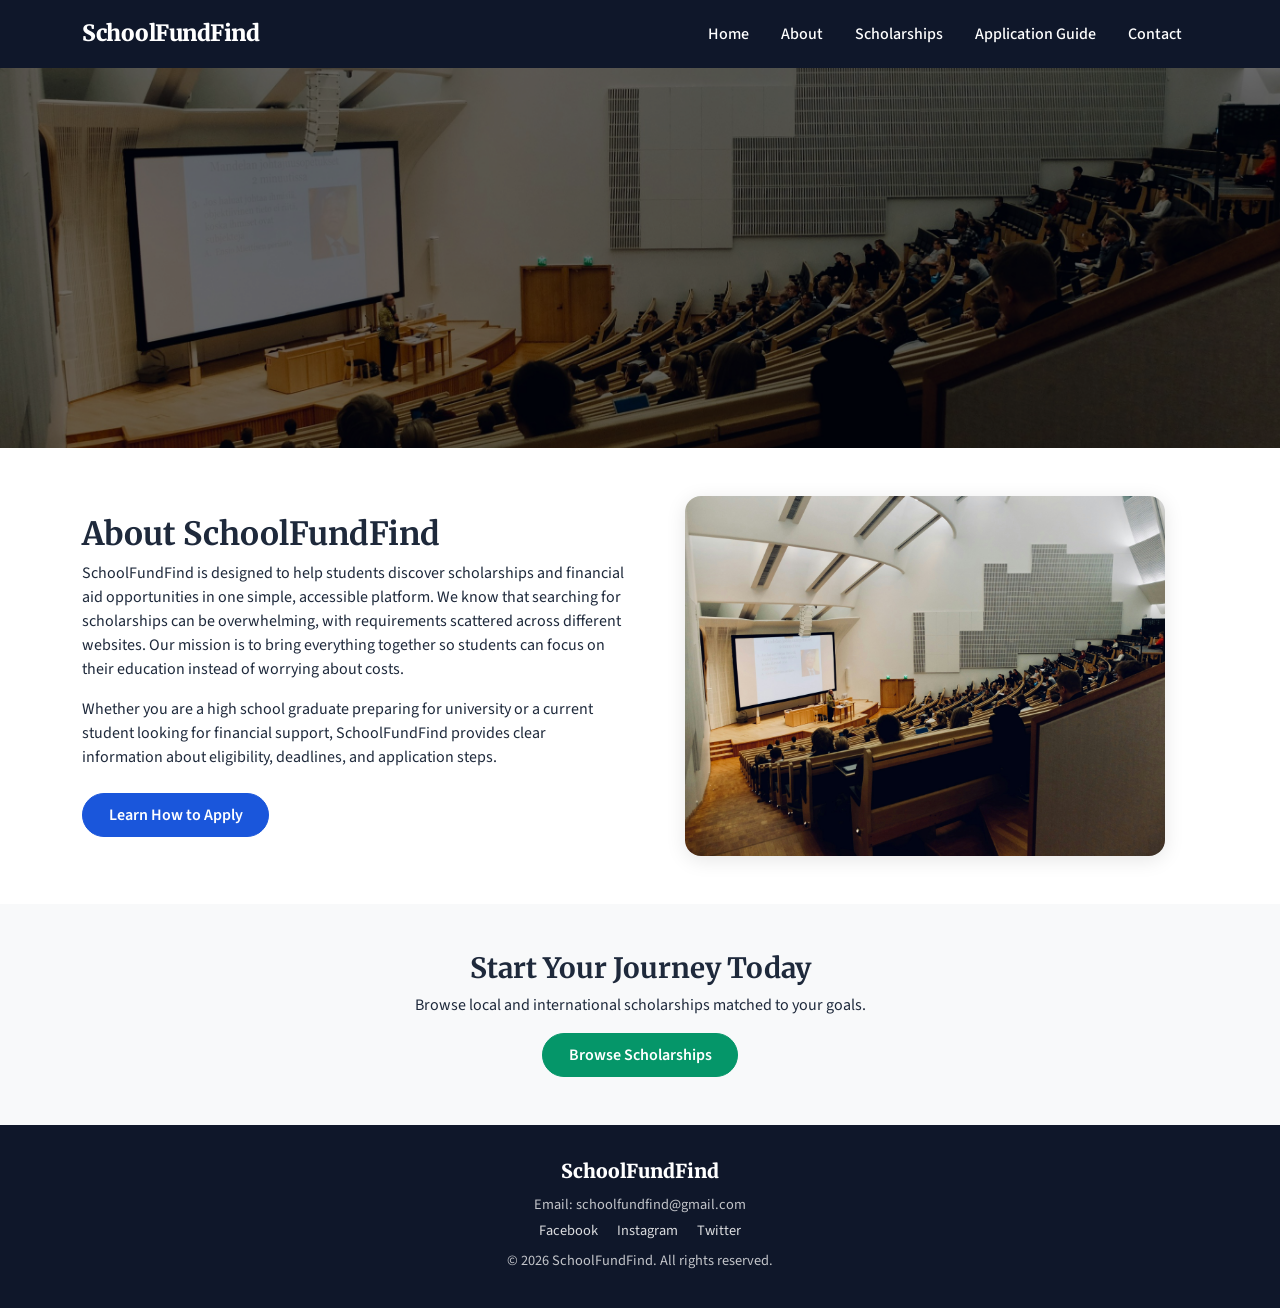
<file: index.html>
<!DOCTYPE html>
<html lang="en">
<head>
  <meta charset="utf-8">
  <meta name="viewport" content="width=device-width, initial-scale=1.0">
  <title>SchoolFundFind — Find Your Scholarship</title>
  <link href="https://cdn.jsdelivr.net/npm/bootstrap@5.0.2/dist/css/bootstrap.min.css" rel="stylesheet">
  <link rel="stylesheet" href="style.css">
</head>
<body>

  <Navbar>
  <nav class="navbar navbar-dark">
    <div class="container">
      <span class="navbar-brand">SchoolFundFind</span>
      <ul class="nav ms-auto">
        <li class="nav-item"><a class="nav-link text-white" href="index.html">Home</a></li>
        <li class="nav-item"><a class="nav-link text-white" href="about.html">About</a></li>
        <li class="nav-item"><a class="nav-link text-white" href="scholarships.html">Scholarships</a></li>
        <li class="nav-item"><a class="nav-link text-white" href="guide.html">Application Guide</a></li>
        <li class="nav-item"><a class="nav-link text-white" href="contact.html">Contact</a></li>
      </ul>
    </div>
  </nav>

  
  <section class="banner-section banner-home">
    <div class="banner-content">
      <h1>Unlock Fully Funded Scholarships</h1>
      <p>Find opportunities, check requirements, and apply easily — all in one place.</p>
      <a href="scholarships.html" class="btn btn-light" onclick="showMessage(event)">Get Started</a>
    </div>
  </section>

  <section class="p-5 section-alt">
    <div class="container">
      <div class="row align-items-center g-4">
        <div class="col-md-6">
          <h2>About SchoolFundFind</h2>
          <p>
            SchoolFundFind is designed to help students discover scholarships and financial aid
            opportunities in one simple, accessible platform. We know that searching for scholarships
            can be overwhelming, with requirements scattered across different websites. Our mission is
            to bring everything together so students can focus on their education instead of worrying
            about costs.
          </p>
          <p>
            Whether you are a high school graduate preparing for university or a current student
            looking for financial support, SchoolFundFind provides clear information about eligibility,
            deadlines, and application steps.
          </p>
          <a href="guide.html" class="btn btn-primary mt-2">Learn How to Apply</a>
        </div>
        <div class="col-md-6 text-center">
          <img src="images/students.jpg" class="about-img" style="max-width:480px;" alt="Students studying">
        </div>
      </div>
    </div>
  </section>

  <section class="p-5 bg-light text-center">
    <div class="container">
      <h3>Start Your Journey Today</h3>
      <p class="mb-3">Browse local and international scholarships matched to your goals.</p>
      <a href="scholarships.html" class="btn btn-success">Browse Scholarships</a>
    </div>
  </section>
    
  <footer class="text-center">
    <div class="container">
      <span class="footer-brand">SchoolFundFind</span>
      <p>Email: schoolfundfind@gmail.com</p>
      <p>
        <a href="https://facebook.com" target="_blank" class="me-3">Facebook</a>
        <a href="https://instagram.com" target="_blank" class="me-3">Instagram</a>
        <a href="https://twitter.com" target="_blank">Twitter</a>
      </p>
      <p class="mt-2">&copy; 2026 SchoolFundFind. All rights reserved.</p>
    </div>
  </footer>

  <script src="script.js"></script>
</body>
</html>
</file>
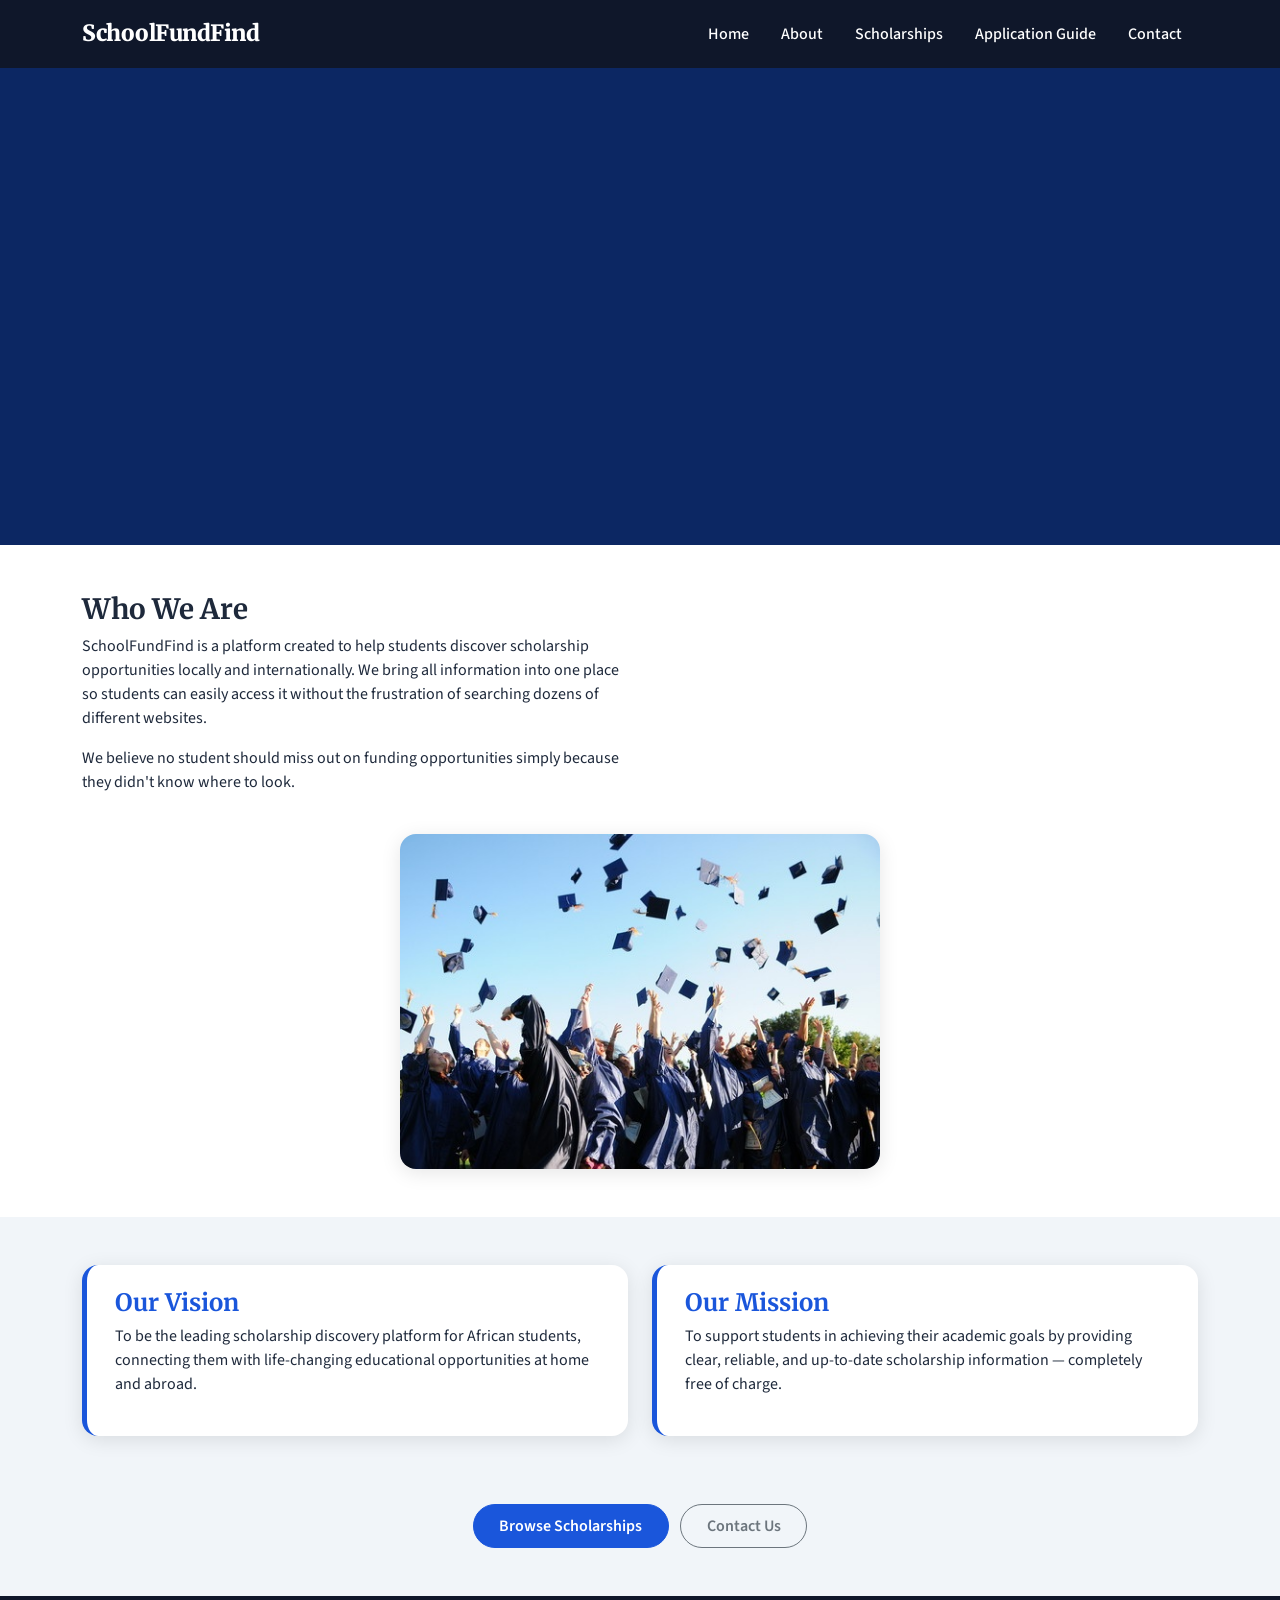
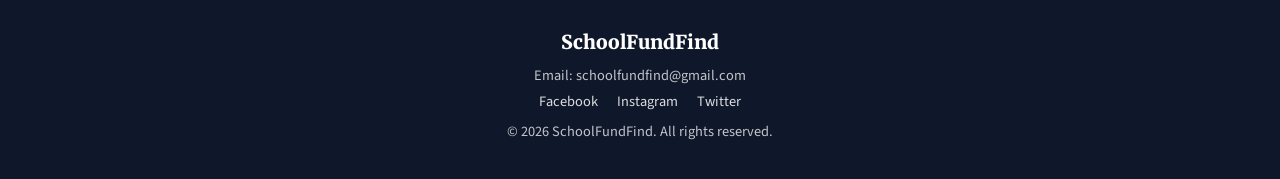
<file: about.html>
<!DOCTYPE html>
<html lang="en">
<head>
  <meta charset="utf-8">
  <meta name="viewport" content="width=device-width, initial-scale=1.0">
  <title>About Us — SchoolFundFind</title>
  <link href="https://cdn.jsdelivr.net/npm/bootstrap@5.0.2/dist/css/bootstrap.min.css" rel="stylesheet">
  <link rel="stylesheet" href="style.css">
</head>
<body>

  <nav class="navbar navbar-dark">
    <div class="container">
      <span class="navbar-brand">SchoolFundFind</span>
      <ul class="nav ms-auto">
        <li class="nav-item"><a class="nav-link text-white" href="index.html">Home</a></li>
        <li class="nav-item"><a class="nav-link text-white" href="about.html">About</a></li>
        <li class="nav-item"><a class="nav-link text-white" href="scholarships.html">Scholarships</a></li>
        <li class="nav-item"><a class="nav-link text-white" href="guide.html">Application Guide</a></li>
        <li class="nav-item"><a class="nav-link text-white" href="contact.html">Contact</a></li>
      </ul>
    </div>
  </nav>
  
  <section class="banner-section">
        <img class="banner-bg" src="images/graduation.jpg" alt="">
    <div class="banner-content">
      <h1>About SchoolFundFind</h1>
      <p>Helping students find scholarships easily.</p>
    </div>
  </section>
    
  <section class="p-5 section-alt">
    <div class="container">
      <div class="row align-items-center g-4">
        <div class="col-md-6 order-1">
          <h3>Who We Are</h3>
          <p>
            SchoolFundFind is a platform created to help students discover scholarship
            opportunities locally and internationally. We bring all information into one place
            so students can easily access it without the frustration of searching dozens of
            different websites.
          </p>
          <p>
            We believe no student should miss out on funding opportunities simply because they
            didn't know where to look.
          </p>
        </div>
        <div class="col-md-12 col-md-6 order-2 text-center">
          <img src="images/graduation.jpg" class="about-img" style="max-width:480px;" alt="Graduating students">
        </div>
      </div>
    </div>
  </section>
    
  <section class="p-5">
    <div class="container">
      <div class="row g-4">
        <div class="col-md-6">
          <div class="step-card">
            <h4>Our Vision</h4>
            <p>
              To be the leading scholarship discovery platform for African students, connecting
              them with life-changing educational opportunities at home and abroad.
            </p>
          </div>
        </div>
        <div class="col-md-6">
          <div class="step-card">
            <h4>Our Mission</h4>
            <p>
              To support students in achieving their academic goals by providing clear, reliable,
              and up-to-date scholarship information — completely free of charge.
            </p>
          </div>
        </div>
      </div>
      <div class="text-center mt-5">
        <a href="scholarships.html" class="btn btn-primary me-2">Browse Scholarships</a>
        <a href="contact.html" class="btn btn-outline-secondary">Contact Us</a>
      </div>
    </div>
  </section>
    
  <footer class="text-center">
    <div class="container">
      <span class="footer-brand">SchoolFundFind</span>
      <p>Email: schoolfundfind@gmail.com</p>
      <p>
        <a href="https://facebook.com" target="_blank" class="me-3">Facebook</a>
        <a href="https://instagram.com" target="_blank" class="me-3">Instagram</a>
        <a href="https://twitter.com" target="_blank">Twitter</a>
      </p>
      <p class="mt-2">&copy; 2026 SchoolFundFind. All rights reserved.</p>
    </div>
    
  </footer>

  <script src="https://cdn.jsdelivr.net/npm/bootstrap@5.0.2/dist/js/bootstrap.bundle.min.js"></script>
  <script src="script.js"></script>
</body>
</html>
</file>
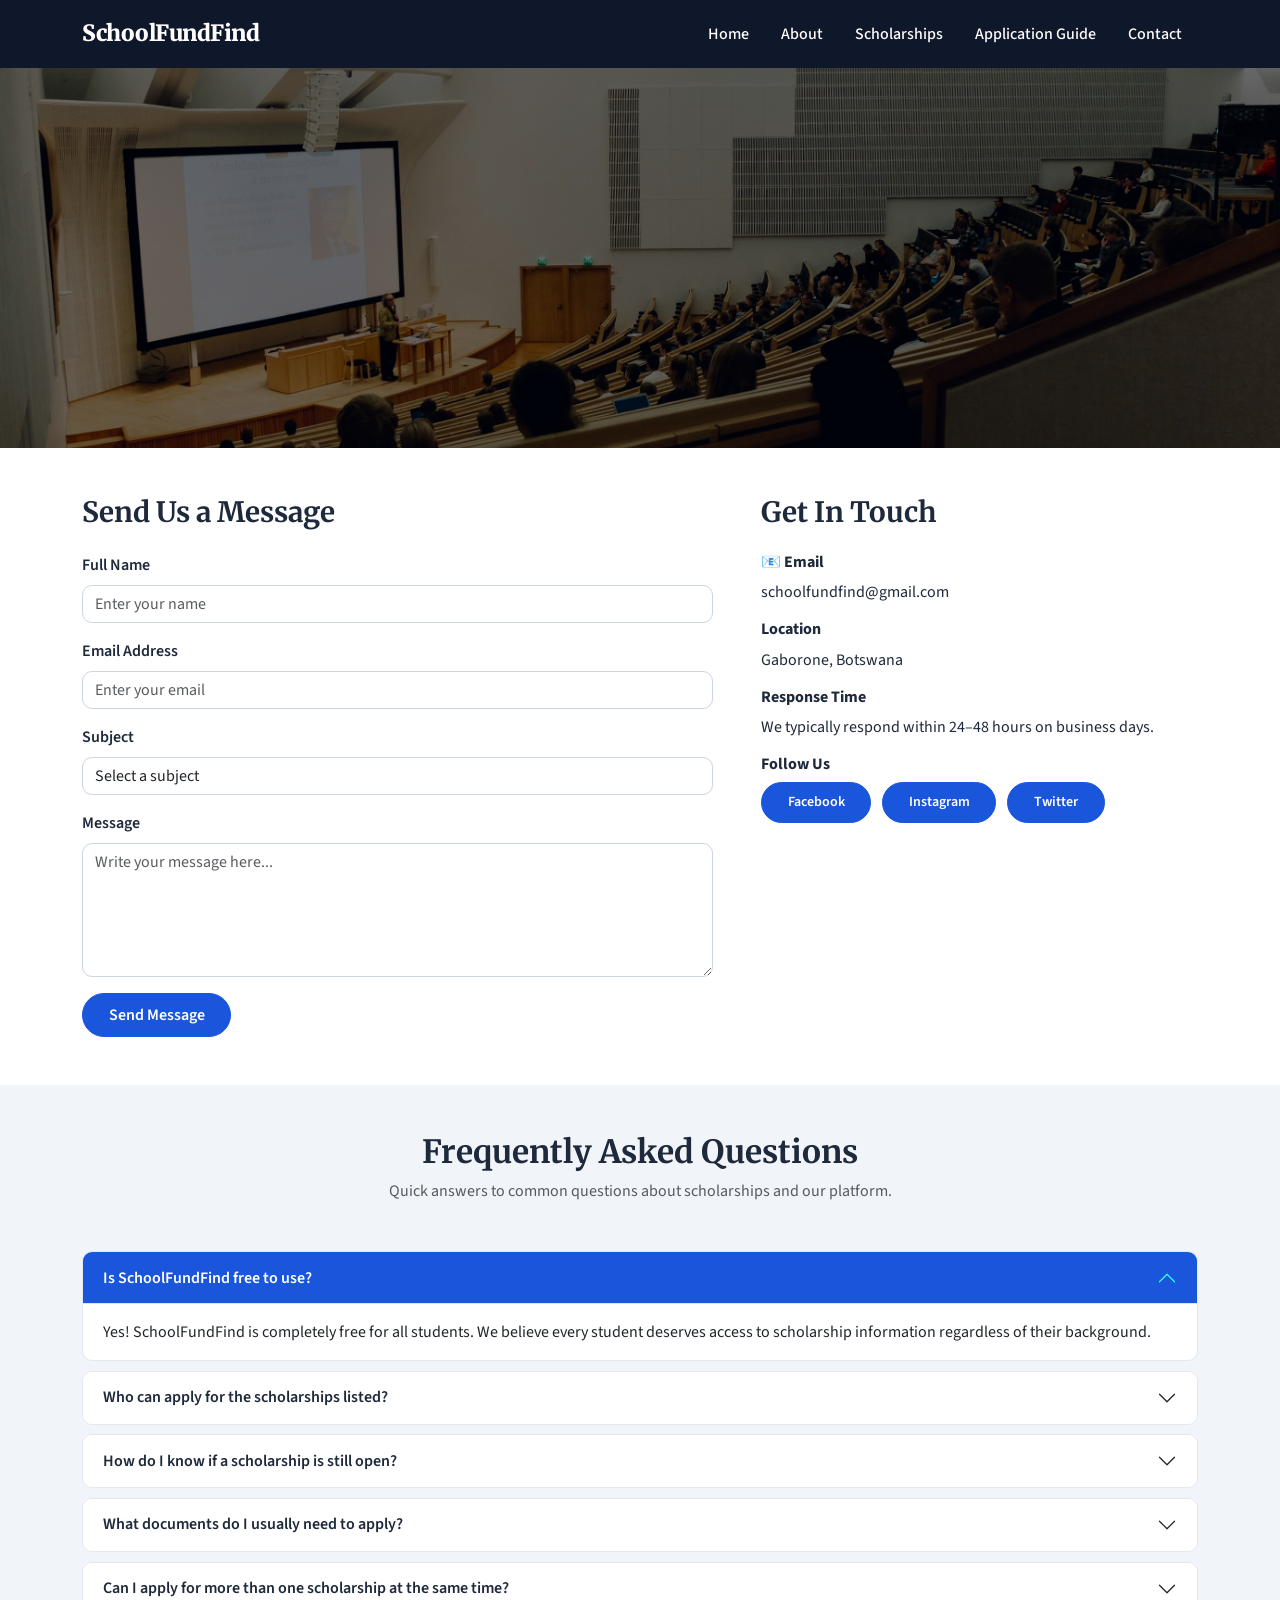
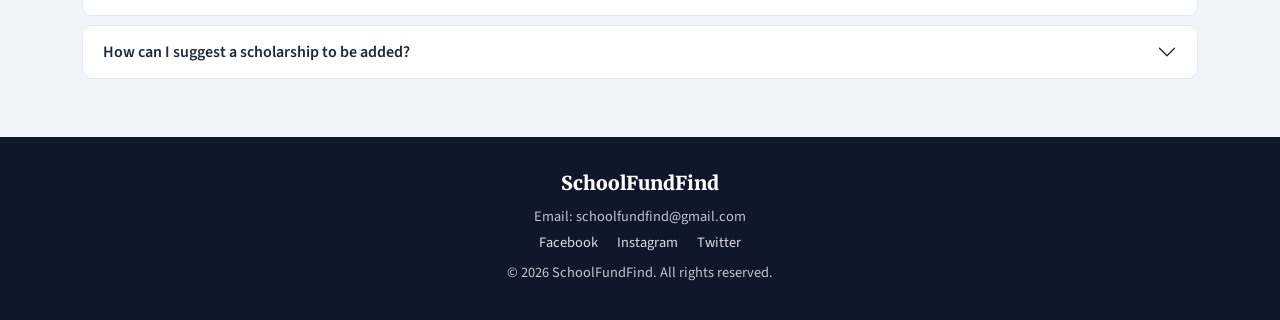
<file: contact.html>
<!DOCTYPE html>
<html lang="en">
<head>
  <meta charset="utf-8">
  <meta name="viewport" content="width=device-width, initial-scale=1.0">
  <title>Contact — SchoolFundFind</title>
  <link href="https://cdn.jsdelivr.net/npm/bootstrap@5.0.2/dist/css/bootstrap.min.css" rel="stylesheet">
  <link rel="stylesheet" href="style.css">
</head>
<body>

  <nav class="navbar navbar-dark">
    <div class="container">
      <span class="navbar-brand">SchoolFundFind</span>
      <ul class="nav ms-auto">
        <li class="nav-item"><a class="nav-link text-white" href="index.html">Home</a></li>
        <li class="nav-item"><a class="nav-link text-white" href="about.html">About</a></li>
        <li class="nav-item"><a class="nav-link text-white" href="scholarships.html">Scholarships</a></li>
        <li class="nav-item"><a class="nav-link text-white" href="guide.html">Application Guide</a></li>
        <li class="nav-item"><a class="nav-link text-white" href="contact.html">Contact</a></li>
      </ul>
    </div>
  </nav>


  <section class="banner-section banner-contact">
    <div class="banner-content">
      <h1>Contact Us</h1>
      <p>We're here to help — get in touch anytime.</p>
    </div>
  </section>

  <section class="p-5 section-alt">
    <div class="container">
      <div class="row g-5">

        <div class="col-md-7">
          <h3 class="mb-4">Send Us a Message</h3>
          <form id="contactForm" onsubmit="sendMessage(event)">

            <div class="mb-3">
              <label class="form-label fw-semibold">Full Name</label>
              <input id="contactName" type="text" class="form-control" placeholder="Enter your name" required>
            </div>

            <div class="mb-3">
              <label class="form-label fw-semibold">Email Address</label>
              <input id="contactEmail" type="email" class="form-control" placeholder="Enter your email" required>
            </div>

            <div class="mb-3">
              <label class="form-label fw-semibold">Subject</label>
              <select id="contactSubject" class="form-control">
                <option value="">Select a subject</option>
                <option>Scholarship Enquiry</option>
                <option>Application Help</option>
                <option>Technical Issue</option>
                <option>General Question</option>
                <option>Other</option>
              </select>
            </div>

            <div class="mb-3">
              <label class="form-label fw-semibold">Message</label>
              <textarea id="contactMessage" class="form-control" rows="5" placeholder="Write your message here..." required></textarea>
            </div>

            <button type="submit" class="btn btn-primary">Send Message</button>
          </form>
        </div>

        <div class="col-md-5">
          <h3 class="mb-4">Get In Touch</h3>
          <div class="mb-3">
            <h6 class="fw-bold">📧 Email</h6>
            <p>schoolfundfind@gmail.com</p>
          </div>
          <div class="mb-3">
            <h6 class="fw-bold"> Location</h6>
            <p>Gaborone, Botswana</p>
          </div>
          <div class="mb-3">
            <h6 class="fw-bold">Response Time</h6>
            <p>We typically respond within 24–48 hours on business days.</p>
          </div>
          <div>
            <h6 class="fw-bold"> Follow Us</h6>
            <p>
              <a href="https://facebook.com" target="_blank" class="btn btn-sm btn-primary me-2">Facebook</a>
              <a href="https://instagram.com" target="_blank" class="btn btn-sm btn-primary me-2">Instagram</a>
              <a href="https://twitter.com" target="_blank" class="btn btn-sm btn-primary">Twitter</a>
            </p>
          </div>
        </div>

      </div>
    </div>
  </section>

  <section class="p-5">
    <div class="container">
      <h2 class="text-center mb-2">Frequently Asked Questions</h2>
      <p class="text-center text-muted mb-5">Quick answers to common questions about scholarships and our platform.</p>

      <div class="accordion" id="faqAccordion">

        <div class="accordion-item">
          <h2 class="accordion-header">
            <button class="accordion-button" type="button" data-bs-toggle="collapse" data-bs-target="#faq1">
              Is SchoolFundFind free to use?
            </button>
          </h2>
          <div id="faq1" class="accordion-collapse collapse show" data-bs-parent="#faqAccordion">
            <div class="accordion-body">
              Yes! SchoolFundFind is completely free for all students. We believe every student deserves
              access to scholarship information regardless of their background.
            </div>
          </div>
        </div>

        <div class="accordion-item">
          <h2 class="accordion-header">
            <button class="accordion-button collapsed" type="button" data-bs-toggle="collapse" data-bs-target="#faq2">
              Who can apply for the scholarships listed?
            </button>
          </h2>
          <div id="faq2" class="accordion-collapse collapse" data-bs-parent="#faqAccordion">
            <div class="accordion-body">
              Eligibility varies per scholarship. Some are open to Botswana citizens only, while others
              accept international students. Always check each scholarship's specific requirements on
              their official website before applying.
            </div>
          </div>
        </div>

        <div class="accordion-item">
          <h2 class="accordion-header">
            <button class="accordion-button collapsed" type="button" data-bs-toggle="collapse" data-bs-target="#faq3">
              How do I know if a scholarship is still open?
            </button>
          </h2>
          <div id="faq3" class="accordion-collapse collapse" data-bs-parent="#faqAccordion">
            <div class="accordion-body">
              We recommend clicking the "Apply" button on each scholarship card to visit the institution's
              official website, where you'll find the most up-to-date deadline and availability information.
            </div>
          </div>
        </div>

        <div class="accordion-item">
          <h2 class="accordion-header">
            <button class="accordion-button collapsed" type="button" data-bs-toggle="collapse" data-bs-target="#faq4">
              What documents do I usually need to apply?
            </button>
          </h2>
          <div id="faq4" class="accordion-collapse collapse" data-bs-parent="#faqAccordion">
            <div class="accordion-body">
              Most scholarships require: certified academic transcripts, a national ID or passport, a
              personal statement or motivation letter, and proof of admission or acceptance. Some may
              also ask for financial statements or recommendation letters.
            </div>
          </div>
        </div>

        <div class="accordion-item">
          <h2 class="accordion-header">
            <button class="accordion-button collapsed" type="button" data-bs-toggle="collapse" data-bs-target="#faq5">
              Can I apply for more than one scholarship at the same time?
            </button>
          </h2>
          <div id="faq5" class="accordion-collapse collapse" data-bs-parent="#faqAccordion">
            <div class="accordion-body">
              Yes, in most cases you can apply for multiple scholarships simultaneously. However, some
              scholarships may have restrictions on receiving multiple awards. Always read the terms
              and conditions of each scholarship carefully.
            </div>
          </div>
        </div>

        <div class="accordion-item">
          <h2 class="accordion-header">
            <button class="accordion-button collapsed" type="button" data-bs-toggle="collapse" data-bs-target="#faq6">
              How can I suggest a scholarship to be added?
            </button>
          </h2>
          <div id="faq6" class="accordion-collapse collapse" data-bs-parent="#faqAccordion">
            <div class="accordion-body">
              We love hearing from students! Use the contact form above to suggest a scholarship you'd
              like us to feature. Select "General Question" as the subject and share the scholarship
              name and link.
            </div>
          </div>
        </div>

      </div>
    </div>
  </section>

  <footer class="text-center">
    <div class="container">
      <span class="footer-brand">SchoolFundFind</span>
      <p>Email: schoolfundfind@gmail.com</p>
      <p>
        <a href="https://facebook.com" target="_blank" class="me-3">Facebook</a>
        <a href="https://instagram.com" target="_blank" class="me-3">Instagram</a>
        <a href="https://twitter.com" target="_blank">Twitter</a>
      </p>
      <p class="mt-2">&copy; 2026 SchoolFundFind. All rights reserved.</p>
    </div>
  </footer>

  <script src="https://cdn.jsdelivr.net/npm/bootstrap@5.0.2/dist/js/bootstrap.bundle.min.js"></script>
  <script src="script.js"></script>
</body>
</html>
</file>
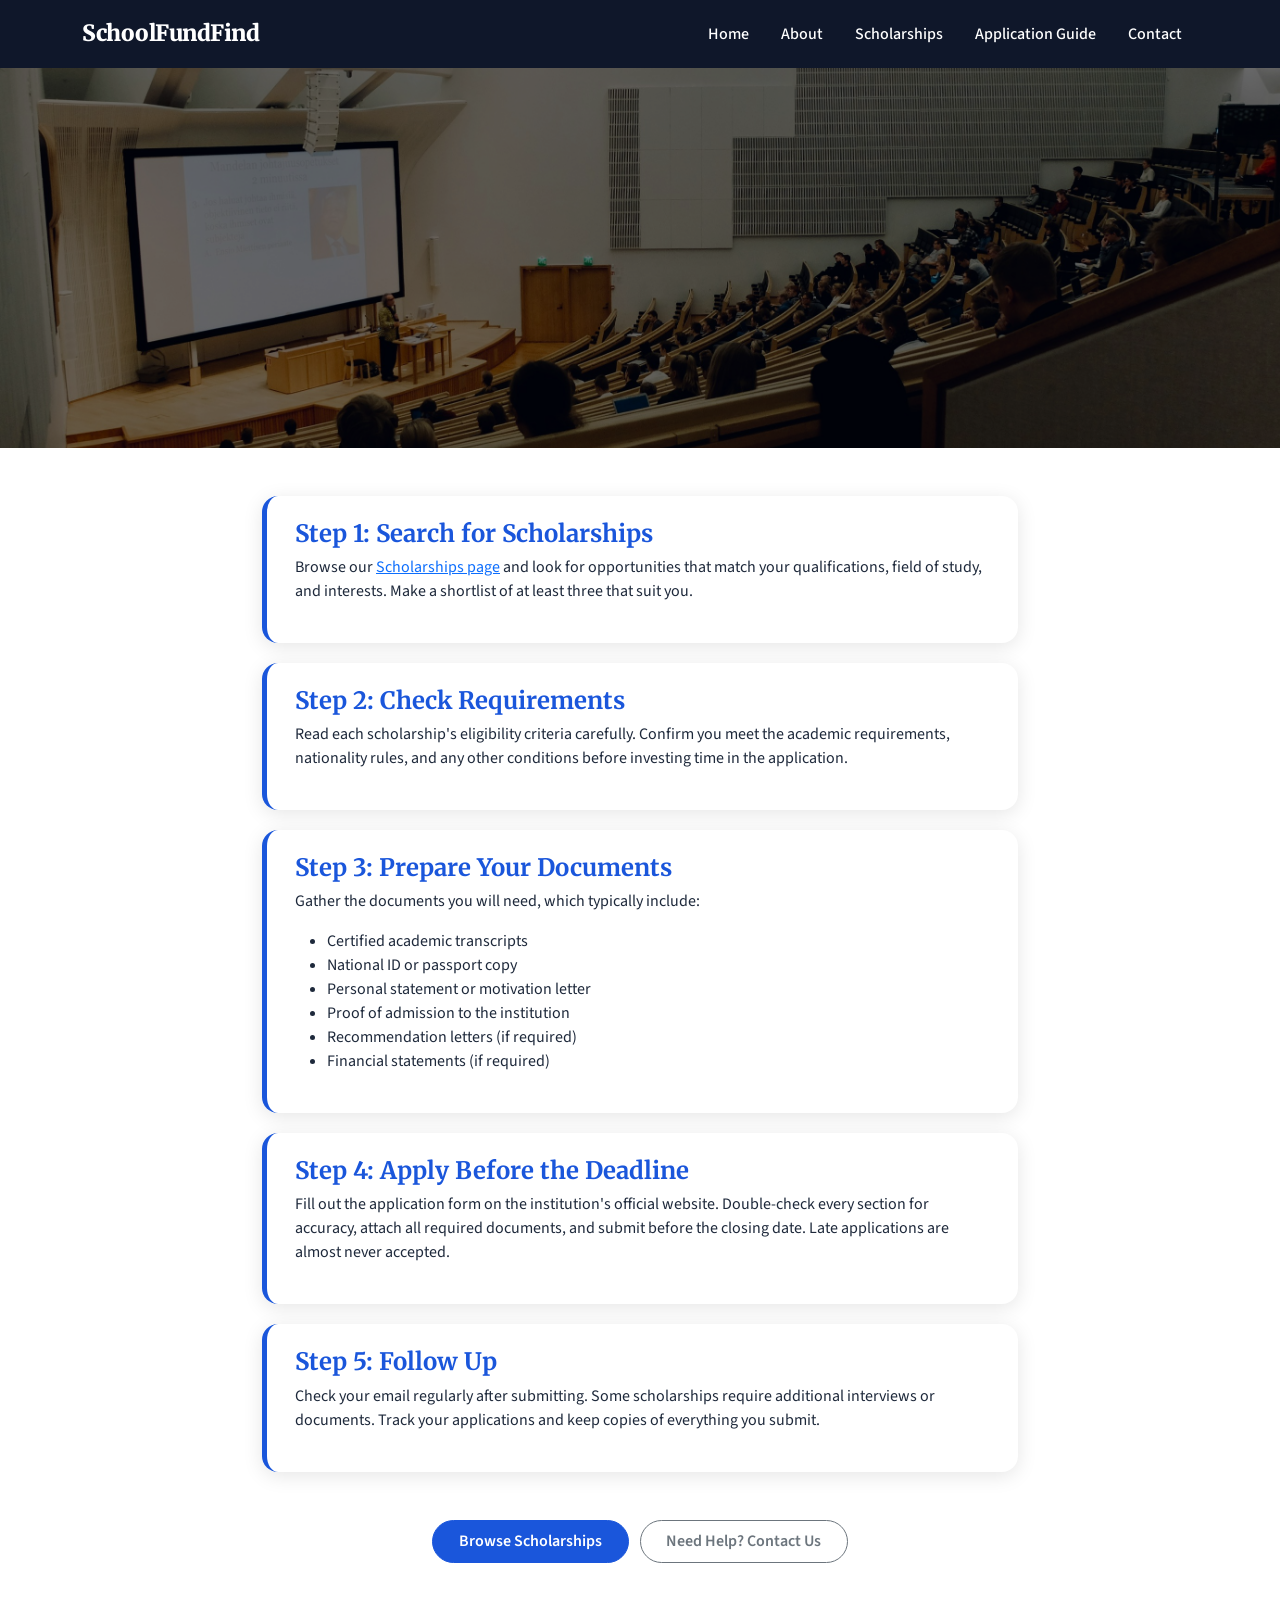
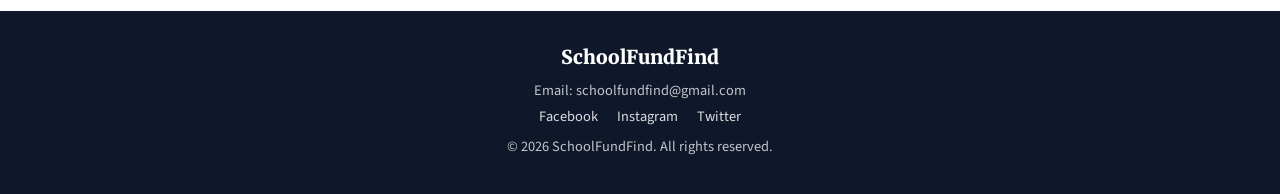
<file: guide.html>
<!DOCTYPE html>
<html lang="en">
<head>
  <meta charset="utf-8">
  <meta name="viewport" content="width=device-width, initial-scale=1.0">
  <title>Application Guide — SchoolFundFind</title>
  <link href="https://cdn.jsdelivr.net/npm/bootstrap@5.0.2/dist/css/bootstrap.min.css" rel="stylesheet">
  <link rel="stylesheet" href="style.css">
</head>
<body>

  <nav class="navbar navbar-dark">
    <div class="container">
      <span class="navbar-brand">SchoolFundFind</span>
      <ul class="nav ms-auto">
        <li class="nav-item"><a class="nav-link text-white" href="index.html">Home</a></li>
        <li class="nav-item"><a class="nav-link text-white" href="about.html">About</a></li>
        <li class="nav-item"><a class="nav-link text-white" href="scholarships.html">Scholarships</a></li>
        <li class="nav-item"><a class="nav-link text-white" href="guide.html">Application Guide</a></li>
        <li class="nav-item"><a class="nav-link text-white" href="contact.html">Contact</a></li>
      </ul>
    </div>
  </nav>

  <section class="banner-section banner-guide">
    <div class="banner-content">
      <h1>How to Apply for Scholarships</h1>
      <p>Follow these steps to give yourself the best chance of success.</p>
    </div>
  </section>

  <section class="p-5 section-alt">
    <div class="container" style="max-width: 780px;">

      <div class="step-card">
        <h4>Step 1: Search for Scholarships</h4>
        <p>Browse our <a href="scholarships.html">Scholarships page</a> and look for opportunities that
        match your qualifications, field of study, and interests. Make a shortlist of at least three
        that suit you.</p>
      </div>

      <div class="step-card">
        <h4>Step 2: Check Requirements</h4>
        <p>Read each scholarship's eligibility criteria carefully. Confirm you meet the academic
        requirements, nationality rules, and any other conditions before investing time in the
        application.</p>
      </div>

      <div class="step-card">
        <h4>Step 3: Prepare Your Documents</h4>
        <p>Gather the documents you will need, which typically include:</p>
        <ul>
          <li>Certified academic transcripts</li>
          <li>National ID or passport copy</li>
          <li>Personal statement or motivation letter</li>
          <li>Proof of admission to the institution</li>
          <li>Recommendation letters (if required)</li>
          <li>Financial statements (if required)</li>
        </ul>
      </div>

      <div class="step-card">
        <h4>Step 4: Apply Before the Deadline</h4>
        <p>Fill out the application form on the institution's official website. Double-check every
        section for accuracy, attach all required documents, and submit before the closing date.
        Late applications are almost never accepted.</p>
      </div>

      <div class="step-card">
        <h4>Step 5: Follow Up</h4>
        <p>Check your email regularly after submitting. Some scholarships require additional interviews
        or documents. Track your applications and keep copies of everything you submit.</p>
      </div>

      <div class="text-center mt-5">
        <a href="scholarships.html" class="btn btn-primary me-2">Browse Scholarships</a>
        <a href="contact.html" class="btn btn-outline-secondary">Need Help? Contact Us</a>
      </div>

    </div>
  </section>

  <footer class="text-center">
    <div class="container">
      <span class="footer-brand">SchoolFundFind</span>
      <p>Email: schoolfundfind@gmail.com</p>
      <p>
        <a href="https://facebook.com" target="_blank" class="me-3">Facebook</a>
        <a href="https://instagram.com" target="_blank" class="me-3">Instagram</a>
        <a href="https://twitter.com" target="_blank">Twitter</a>
      </p>
      <p class="mt-2">&copy; 2026 SchoolFundFind. All rights reserved.</p>
    </div>
  </footer>

  <script src="https://cdn.jsdelivr.net/npm/bootstrap@5.0.2/dist/js/bootstrap.bundle.min.js"></script>
  <script src="script.js"></script>
</body>
</html>
</file>
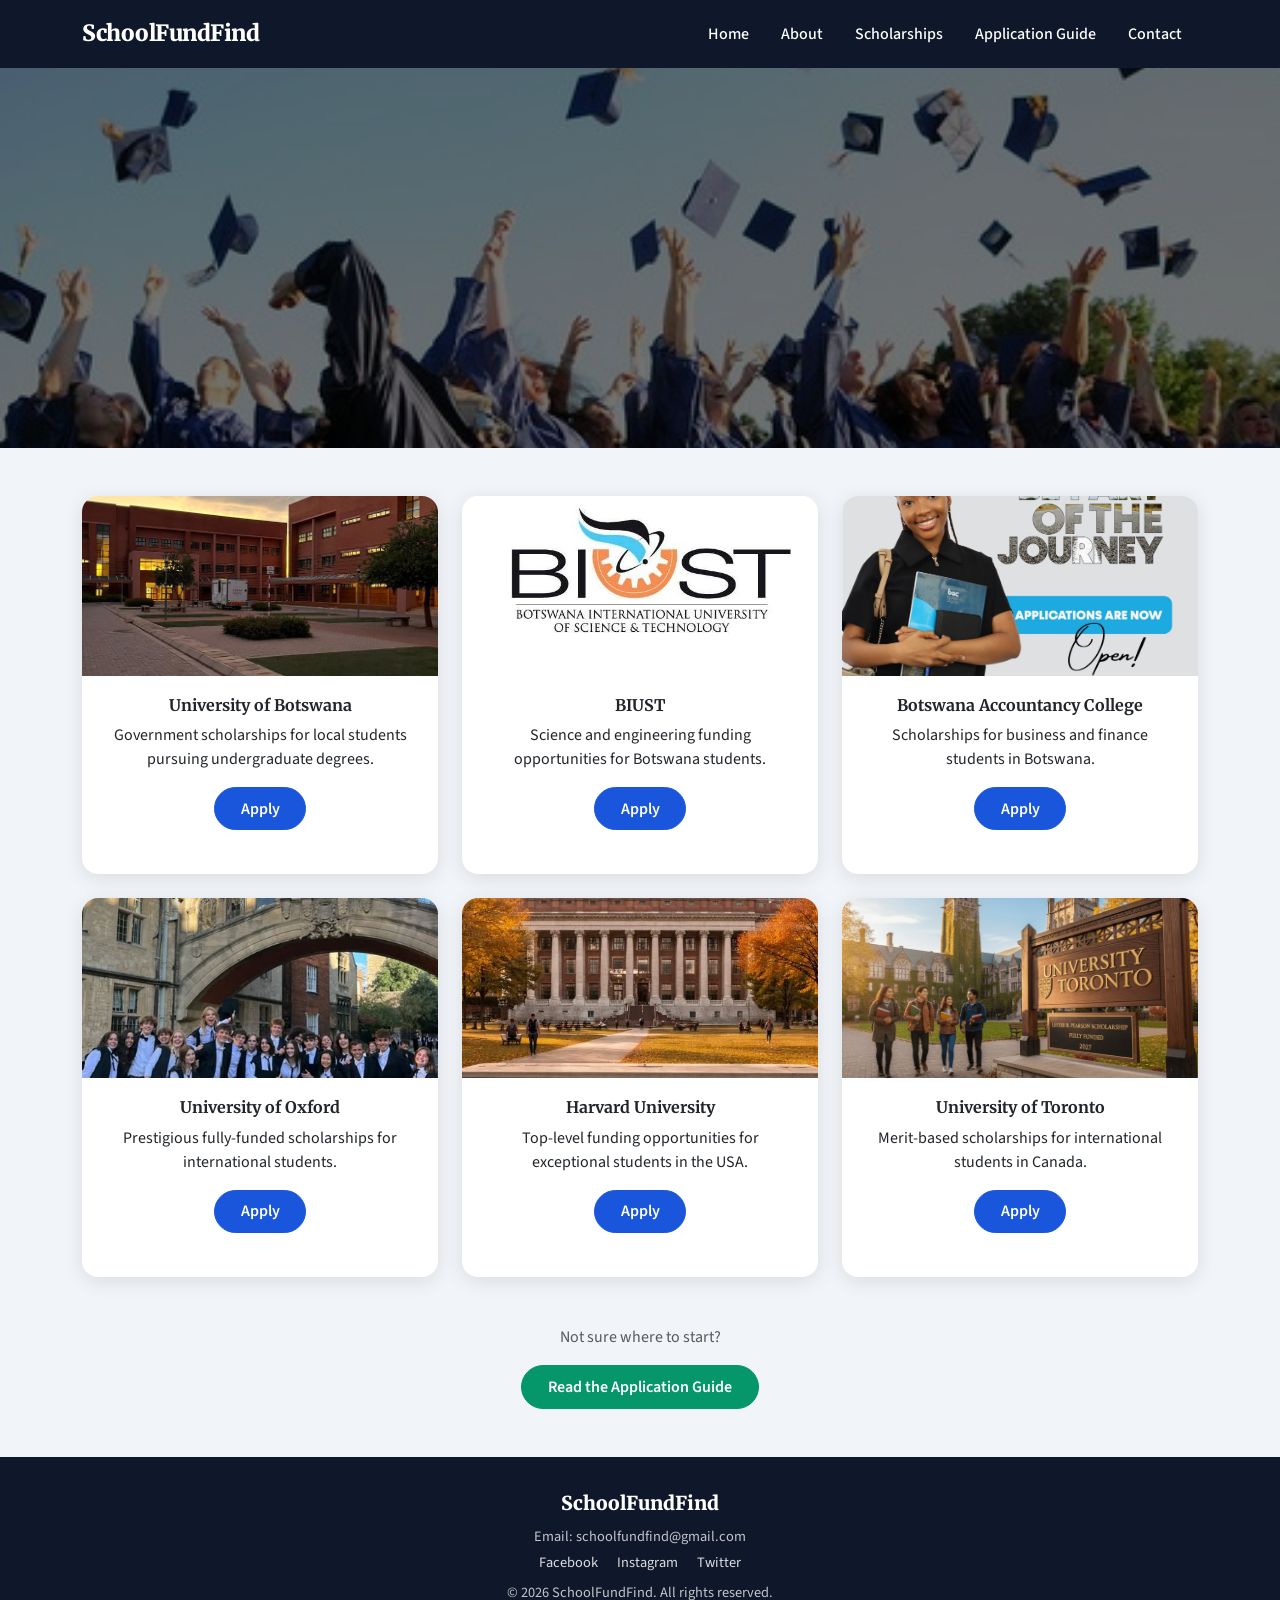
<file: scholarships.html>
<!DOCTYPE html>
<html lang="en">
<head>
  <meta charset="utf-8">
  <meta name="viewport" content="width=device-width, initial-scale=1.0">
  <title>Scholarships — SchoolFundFind</title>
  <link href="https://cdn.jsdelivr.net/npm/bootstrap@5.0.2/dist/css/bootstrap.min.css" rel="stylesheet">
  <link rel="stylesheet" href="style.css">
</head>
<body>

  <nav class="navbar navbar-dark">
    <div class="container">
      <span class="navbar-brand">SchoolFundFind</span>
      <ul class="nav ms-auto">
        <li class="nav-item"><a class="nav-link text-white" href="index.html">Home</a></li>
        <li class="nav-item"><a class="nav-link text-white" href="about.html">About</a></li>
        <li class="nav-item"><a class="nav-link text-white" href="scholarships.html">Scholarships</a></li>
        <li class="nav-item"><a class="nav-link text-white" href="guide.html">Application Guide</a></li>
        <li class="nav-item"><a class="nav-link text-white" href="contact.html">Contact</a></li>
      </ul>
    </div>
  </nav>
  
  <section class="banner-section banner-scholarships">
    <div class="banner-content">
      <h1>Available Scholarships</h1>
      <p>Explore opportunities that match your future.</p>
    </div>
  </section>

  <main class="p-5">
    <div class="container">
      <div class="row g-4">

        <div class="col-md-4">
          <div class="card h-100 text-center">
            <img src="images/ub.jpg" class="card-img-top" alt="University of Botswana">
            <div class="card-body">
              <h5 class="card-title">University of Botswana</h5>
              <p class="card-text">Government scholarships for local students pursuing undergraduate degrees.</p>
              <a href="https://www.ub.bw" target="_blank" class="btn btn-primary">Apply</a>
            </div>
          </div>
        </div>

        <div class="col-md-4">
          <div class="card h-100 text-center">
            <img src="images/biust.jpg" class="card-img-top" alt="BIUST">
            <div class="card-body">
              <h5 class="card-title">BIUST</h5>
              <p class="card-text">Science and engineering funding opportunities for Botswana students.</p>
              <a href="https://www.biust.ac.bw" target="_blank" class="btn btn-primary">Apply</a>
            </div>
          </div>
        </div>

        <div class="col-md-4">
          <div class="card h-100 text-center">
            <img src="images/bac.jpg" class="card-img-top" alt="BAC">
            <div class="card-body">
              <h5 class="card-title">Botswana Accountancy College</h5>
              <p class="card-text">Scholarships for business and finance students in Botswana.</p>
              <a href="https://www.bac.ac.bw" target="_blank" class="btn btn-primary">Apply</a>
            </div>
          </div>
        </div>

        <div class="col-md-4">
          <div class="card h-100 text-center">
            <img src="images/oxford.jpg" class="card-img-top" alt="Oxford">
            <div class="card-body">
              <h5 class="card-title">University of Oxford</h5>
              <p class="card-text">Prestigious fully-funded scholarships for international students.</p>
              <a href="https://www.ox.ac.uk" target="_blank" class="btn btn-primary">Apply</a>
            </div>
          </div>
        </div>

        <div class="col-md-4">
          <div class="card h-100 text-center">
            <img src="images/harvard.jpg" class="card-img-top" alt="Harvard">
            <div class="card-body">
              <h5 class="card-title">Harvard University</h5>
              <p class="card-text">Top-level funding opportunities for exceptional students in the USA.</p>
              <a href="https://www.harvard.edu" target="_blank" class="btn btn-primary">Apply</a>
            </div>
          </div>
        </div>

        <div class="col-md-4">
          <div class="card h-100 text-center">
            <img src="images/toronto.jpg" class="card-img-top" alt="Toronto">
            <div class="card-body">
              <h5 class="card-title">University of Toronto</h5>
              <p class="card-text">Merit-based scholarships for international students in Canada.</p>
              <a href="https://www.utoronto.ca" target="_blank" class="btn btn-primary">Apply</a>
            </div>
          </div>
        </div>

      </div>

      <div class="text-center mt-5">
        <p class="text-muted">Not sure where to start?</p>
        <a href="guide.html" class="btn btn-success">Read the Application Guide</a>
      </div>

    </div>
  </main>

  <footer class="text-center">
    <div class="container">
      <span class="footer-brand">SchoolFundFind</span>
      <p>Email: schoolfundfind@gmail.com</p>
      <p>
        <a href="https://facebook.com" target="_blank" class="me-3">Facebook</a>
        <a href="https://instagram.com" target="_blank" class="me-3">Instagram</a>
        <a href="https://twitter.com" target="_blank">Twitter</a>
      </p>
      <p class="mt-2">&copy; 2026 SchoolFundFind. All rights reserved.</p>
    </div>
  </footer>

  <script src="https://cdn.jsdelivr.net/npm/bootstrap@5.0.2/dist/js/bootstrap.bundle.min.js"></script>
  <script src="script.js"></script>
</body>
</html>
</file>
<file: style.css>
/* --- Google Fonts --- */
@import url('https://fonts.googleapis.com/css2?family=Merriweather:wght@700;900&family=Source+Sans+3:wght@400;500;600&display=swap');

:root {
  --brand-blue:    #1a56db;
  --brand-dark:    #0f172a;
  --brand-accent:  #f59e0b;
  --brand-green:   #059669;
  --brand-light:   #f1f5f9;
  --text-main:     #1e293b;
  --text-muted:    #64748b;
  --white:         #ffffff;
  --radius-card:   16px;
  --shadow-card:   0 4px 20px rgba(0, 0, 0, 0.10);
  --transition:    0.3s ease;
}

*, *::before, *::after {
  box-sizing: border-box;
}

body {
  font-family: 'Source Sans 3', Arial, sans-serif;
  background-color: var(--brand-light);
  color: var(--text-main);
  margin: 0;
}

.navbar {
  background-color: var(--brand-dark) !important;
  padding: 0.75rem 1rem;
}

.navbar-brand {
  font-family: 'Merriweather', serif;
  font-weight: 900;
  font-size: 1.4rem;
  color: var(--white) !important;
  letter-spacing: -0.5px;
}

.nav-link {
  font-weight: 500;
  transition: color var(--transition);
}

.nav-link:hover {
  color: var(--brand-accent) !important;
}

.banner-section {
  position: relative;
  min-height: 380px;
  display: flex;
  align-items: center;
  justify-content: center;
  text-align: center;
  padding: 4rem 1rem;
  color: var(--white);
  overflow: hidden;
}
.banner-section::before {
  content: '';
  position: absolute;
  inset: 0;
  background-color: var(--brand-blue); 
  background-size: cover;
  background-position: center;
  filter: brightness(0.45);
  z-index: 0;
}

.banner-home::before {
  background-image: url('images/students.jpg');
}
.banner-about::before {
  background-image: url('images/graduation.jpg');
}

.banner-scholarships::before {
  background-image: url('images/graduation.jpg');
}

.banner-guide::before {
  background-image: url('images/students.jpg');
}

.banner-contact::before {
  background-image: url('images/students.jpg');
}

.banner-section .hero-content {
  position: relative;
  z-index: 1;
  max-width: 700px;
}

.banner-section h1 {
  font-family: 'Merriweather', serif;
  font-size: clamp(1.8rem, 5vw, 3rem);
  font-weight: 900;
  margin-bottom: 0.75rem;
  text-shadow: 0 2px 8px rgba(0,0,0,0.4);
}

.banner-section p {
  font-size: 1.15rem;
  color: rgba(255,255,255,0.9);
  margin-bottom: 1.5rem;
}

.btn {
  border-radius: 50px;
  font-weight: 600;
  padding: 0.55rem 1.6rem;
  transition: transform var(--transition), box-shadow var(--transition);
}

.btn:hover {
  transform: scale(1.05);
  box-shadow: 0 6px 18px rgba(0,0,0,0.18);
}

.btn-primary {
  background-color: var(--brand-blue);
  border-color: var(--brand-blue);
}

.btn-primary:hover {
  background-color: #1648c4;
  border-color: #1648c4;
}

.btn-success {
  background-color: var(--brand-green);
  border-color: var(--brand-green);
}

.btn-success:hover {
  background-color: #047857;
  border-color: #047857;
}

.btn-light {
  background-color: var(--white);
  color: var(--brand-blue);
  border-color: var(--white);
}

.btn-light:hover {
  background-color: var(--brand-accent);
  border-color: var(--brand-accent);
  color: #fff;
}

h1 {
  font-family: 'Merriweather', serif;
  font-weight: 900;
}

h2, h3, h4, h5 {
  font-family: 'Merriweather', serif;
  font-weight: 700;
}

.card {
  border: none;
  border-radius: var(--radius-card);
  box-shadow: var(--shadow-card);
  transition: transform var(--transition), box-shadow var(--transition);
  overflow: hidden;
  margin-bottom: 1.5rem;
}

.card:hover {
  transform: translateY(-6px) scale(1.02);
  box-shadow: 0 12px 32px rgba(0,0,0,0.15);
}

.card-img-top {
  height: 180px;
  object-fit: cover;
  border-radius: 0;
}

.card-body {
  padding: 1.25rem;
}

.card-title {
  font-family: 'Merriweather', serif;
  font-size: 1rem;
  font-weight: 700;
}

section {
  padding-top: 50px;
  padding-bottom: 50px;
}

.section-alt {
  background-color: var(--white);
}


.about-img {
  border-radius: var(--radius-card);
  box-shadow: var(--shadow-card);
  width: 100%;
  height: auto;
}

.step-card {
  background: var(--white);
  border-left: 5px solid var(--brand-blue);
  border-radius: var(--radius-card);
  padding: 1.5rem 1.75rem;
  margin-bottom: 1.25rem;
  box-shadow: var(--shadow-card);
  transition: border-color var(--transition);
}

.step-card:hover {
  border-left-color: var(--brand-accent);
}

.step-card h4 {
  color: var(--brand-blue);
  margin-bottom: 0.4rem;
}

.form-control {
  border-radius: 10px;
  border: 1.5px solid #cbd5e1;
  transition: border-color var(--transition), box-shadow var(--transition);
}

.form-control:focus {
  border-color: var(--brand-blue);
  box-shadow: 0 0 0 3px rgba(26,86,219,0.15);
}

.accordion-button {
  font-weight: 600;
  font-family: 'Source Sans 3', sans-serif;
  background-color: var(--white);
  color: var(--text-main);
}

.accordion-button:not(.collapsed) {
  background-color: var(--brand-blue);
  color: var(--white);
}

.accordion-button:not(.collapsed)::after {
  filter: brightness(10);
}

.accordion-item {
  border-radius: 10px !important;
  overflow: hidden;
  margin-bottom: 0.6rem;
  border: 1.5px solid #e2e8f0 !important;
}

footer {
  background-color: var(--brand-dark) !important;
  margin-top: 0;
  padding: 2rem 1rem;
}

footer p {
  color: rgba(255,255,255,0.75);
  margin-bottom: 0.3rem;
  font-size: 0.9rem;
}

footer a {
  color: rgba(255,255,255,0.85) !important;
  text-decoration: none;
  transition: color var(--transition);
}

footer a:hover {
  color: var(--brand-accent) !important;
}

.footer-brand {
  font-family: 'Merriweather', serif;
  font-size: 1.2rem;
  font-weight: 900;
  color: var(--white) !important;
  display: block;
  margin-bottom: 0.5rem;
}

@media (max-width: 768px) {
  .hero-section {
    min-height: 260px;
    padding: 3rem 1rem;
  }

  .navbar .nav {
    flex-wrap: wrap;
    gap: 0.25rem;
  }

  .navbar-brand {
    font-size: 1.1rem;
  }

  .card-img-top {
    height: 150px;
  }
}

@media (max-width: 480px) {
  .hero-section h1 {
    font-size: 1.5rem;
  }
}
</file>
